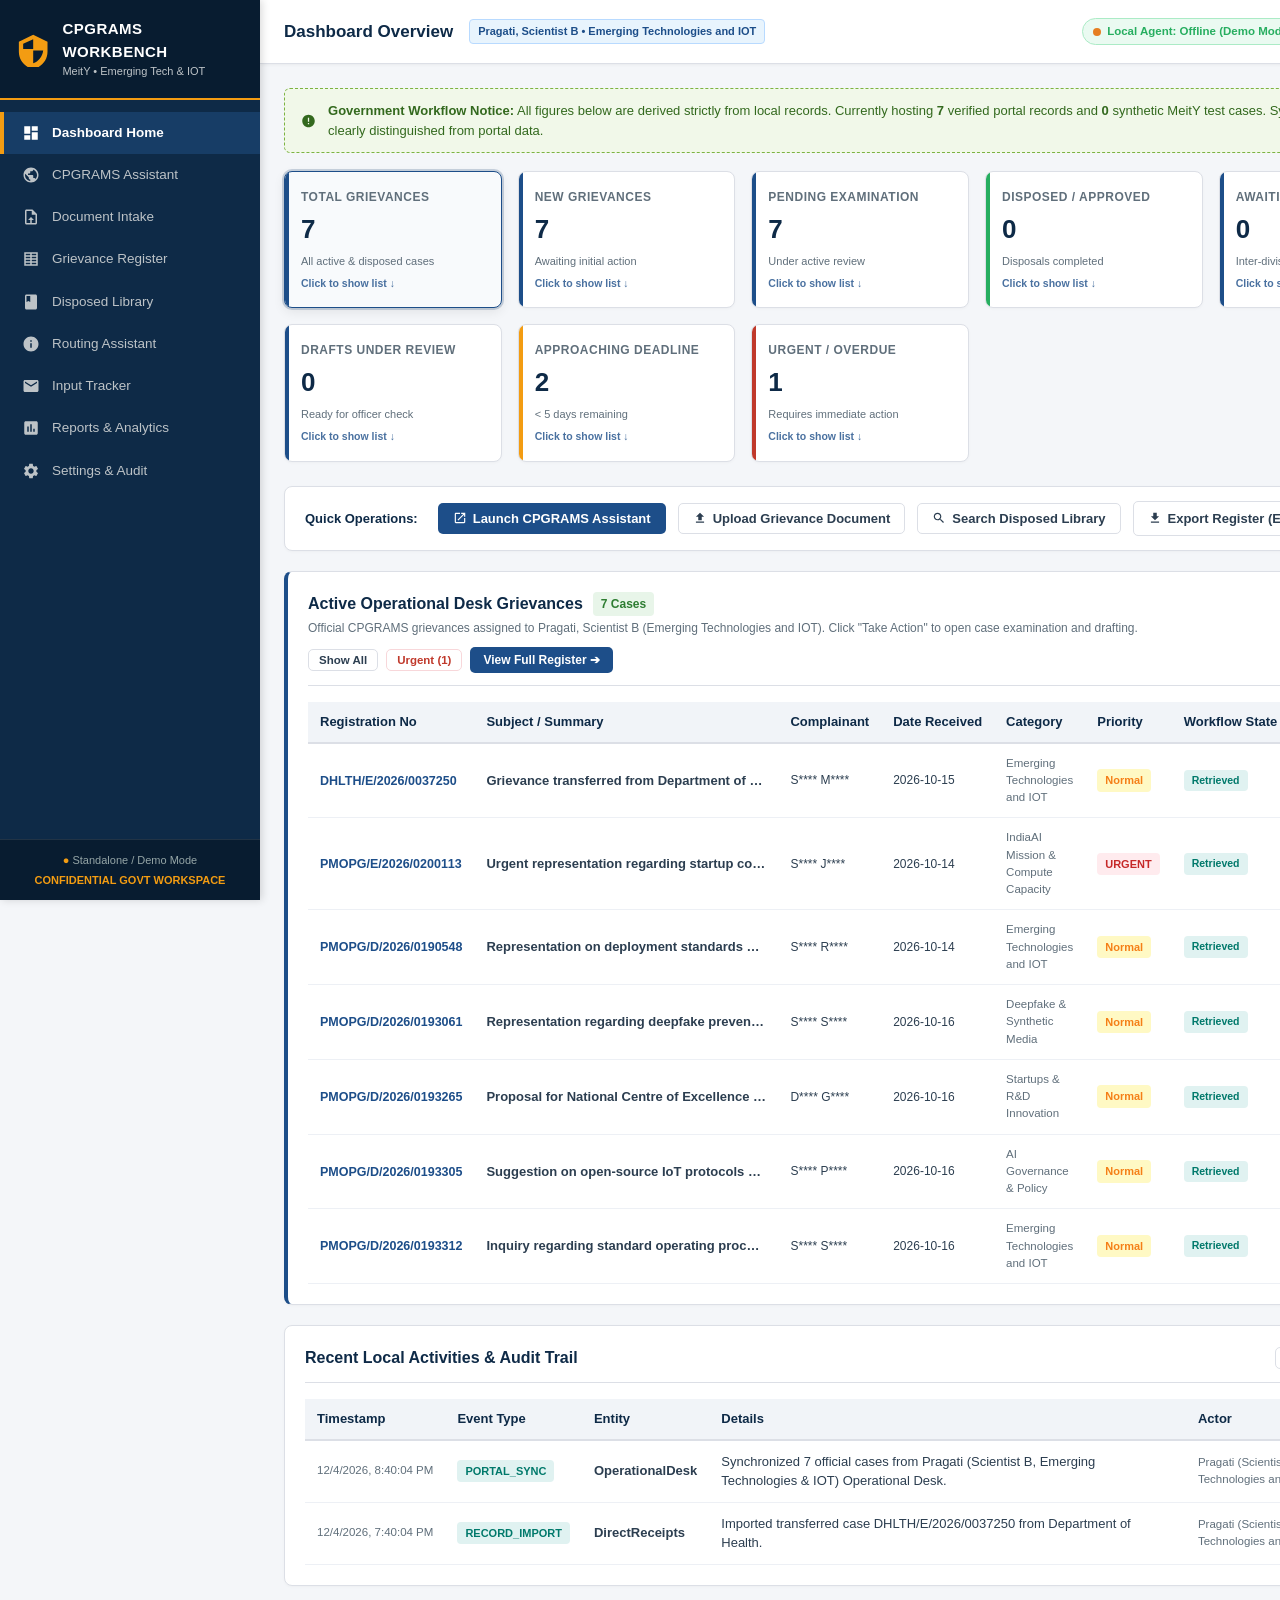
<file: index.html>
<!DOCTYPE html>
<html lang="en">
<head>
  <meta charset="UTF-8">
  <meta name="viewport" content="width=device-width, initial-scale=1.0">
  <title>CPGRAMS Personal Workbench — AI & Emerging Technologies Division, MeitY</title>
  <link rel="stylesheet" href="css/style.css">
</head>
<body>
  <div class="app-container">
    <!-- Left Navigation Sidebar -->
    <aside class="sidebar">
      <div class="sidebar-header">
        <svg class="emblem" viewBox="0 0 24 24" width="36" height="36" fill="#f39c12">
          <path d="M12 2L2 7v7c0 5.55 3.84 10.74 10 12 6.16-1.26 10-6.45 10-12V7L12 2zm0 10.99h7c-.53 4.12-3.28 7.79-7 8.94V12H5V8.3l7-3.11v7.8z"/>
        </svg>
        <div class="sidebar-header-text">
          <h1>CPGRAMS WORKBENCH</h1>
          <p>MeitY • Emerging Tech & IOT</p>
        </div>
      </div>

      <ul class="sidebar-nav">
        <li class="nav-item active" data-view="dashboard">
          <svg viewBox="0 0 24 24"><path d="M3 13h8V3H3v10zm0 8h8v-6H3v6zm10 0h8V11h-8v10zm0-18v6h8V3h-8z"/></svg>
          <span>Dashboard Home</span>
        </li>
        <li class="nav-item" data-view="portal">
          <svg viewBox="0 0 24 24"><path d="M12 2C6.48 2 2 6.48 2 12s4.48 10 10 10 10-4.48 10-10S17.52 2 12 2zm-1 17.93c-3.95-.49-7-3.85-7-7.93 0-.62.08-1.21.21-1.79L9 15v1c0 1.1.9 2 2 2v1.93zm6.9-2.54c-.26-.81-1-1.39-1.9-1.39h-1v-3c0-.55-.45-1-1-1H8v-2h2c.55 0 1-.45 1-1V7h2c1.1 0 2-.9 2-2v-.41c2.93 1.19 5 4.06 5 7.41 0 2.08-.8 3.97-2.1 5.39z"/></svg>
          <span>CPGRAMS Assistant</span>
        </li>
        <li class="nav-item" data-view="intake">
          <svg viewBox="0 0 24 24"><path d="M14 2H6c-1.1 0-1.99.9-1.99 2L4 20c0 1.1.89 2 1.99 2H18c1.1 0 2-.9 2-2V8l-6-6zm4 18H6V4h7v5h5v11zm-6-8l-4 4h3v4h2v-4h3l-4-4z"/></svg>
          <span>Document Intake</span>
        </li>
        <li class="nav-item" data-view="register">
          <svg viewBox="0 0 24 24"><path d="M3 3v18h18V3H3zm8 16H5v-2h6v2zm0-4H5v-2h6v2zm0-4H5V9h6v2zm0-4H5V5h6v2zm8 12h-6v-2h6v2zm0-4h-6v-2h6v2zm0-4h-6V9h6v2zm0-4h-6V5h6v2z"/></svg>
          <span>Grievance Register</span>
        </li>
        <li class="nav-item" data-view="precedents">
          <svg viewBox="0 0 24 24"><path d="M18 2H6c-1.1 0-2 .9-2 2v16c0 1.1.9 2 2 2h12c1.1 0 2-.9 2-2V4c0-1.1-.9-2-2-2zM6 4h5v8l-2.5-1.5L6 12V4z"/></svg>
          <span>Disposed Library</span>
        </li>
        <li class="nav-item" data-view="routing">
          <svg viewBox="0 0 24 24"><path d="M12 2C6.48 2 2 6.48 2 12s4.48 10 10 10 10-4.48 10-10S17.52 2 12 2zm1 15h-2v-6h2v6zm0-8h-2V7h2v2z"/></svg>
          <span>Routing Assistant</span>
        </li>
        <li class="nav-item" data-view="correspondence">
          <svg viewBox="0 0 24 24"><path d="M20 4H4c-1.1 0-1.99.9-1.99 2L2 18c0 1.1.9 2 2 2h16c1.1 0 2-.9 2-2V6c0-1.1-.9-2-2-2zm0 4l-8 5-8-5V6l8 5 8-5v2z"/></svg>
          <span>Input Tracker</span>
        </li>
        <li class="nav-item" data-view="reports">
          <svg viewBox="0 0 24 24"><path d="M19 3H5c-1.1 0-2 .9-2 2v14c0 1.1.9 2 2 2h14c1.1 0 2-.9 2-2V5c0-1.1-.9-2-2-2zM9 17H7v-7h2v7zm4 0h-2V7h2v10zm4 0h-2v-4h2v4z"/></svg>
          <span>Reports & Analytics</span>
        </li>
        <li class="nav-item" data-view="settings">
          <svg viewBox="0 0 24 24"><path d="M19.14 12.94c.04-.3.06-.61.06-.94 0-.32-.02-.64-.07-.94l2.03-1.58c.18-.14.23-.41.12-.61l-1.92-3.32c-.12-.22-.37-.29-.59-.22l-2.39.96c-.5-.38-1.03-.7-1.62-.94l-.36-2.54c-.04-.24-.24-.41-.48-.41h-3.84c-.24 0-.43.17-.47.41l-.36 2.54c-.59.24-1.13.57-1.62.94l-2.39-.96c-.22-.08-.47 0-.59.22L2.74 8.87c-.12.21-.08.47.12.61l2.03 1.58c-.05.3-.09.63-.09.94s.02.64.07.94l-2.03 1.58c-.18.14-.23.41-.12.61l1.92 3.32c.12.22.37.29.59.22l2.39-.96c.5.38 1.03.7 1.62.94l.36 2.54c.05.24.24.41.48.41h3.84c.24 0 .44-.17.47-.41l.36-2.54c.59-.24 1.13-.56 1.62-.94l2.39.96c.22.08.47 0 .59-.22l1.92-3.32c.12-.22.07-.47-.12-.61l-2.01-1.58zM12 15.6c-1.98 0-3.6-1.62-3.6-3.6s1.62-3.6 3.6-3.6 3.6 1.62 3.6 3.6-1.62 3.6-3.6 3.6z"/></svg>
          <span>Settings & Audit</span>
        </li>
      </ul>

      <div class="sidebar-footer">
        <div id="sidebar-status-text"><span style="color: #f39c12;">●</span> Standalone / Demo Mode</div>
        <div style="margin-top: 3px; font-weight: 600; color: #f39c12;">CONFIDENTIAL GOVT WORKSPACE</div>
      </div>
    </aside>

    <!-- Main Content Area -->
    <main class="main-wrapper">
      <!-- Top Application Bar -->
      <header class="top-header">
        <div class="top-header-left">
          <h2 id="current-view-title">Dashboard Overview</h2>
          <span class="badge-division">Pragati, Scientist B • Emerging Technologies and IOT</span>
        </div>
        <div class="top-header-right">
          <div id="bridge-status-pill" class="security-pill" style="cursor: pointer;" onclick="App.openBridgeModal()" title="Click to view Local Integration Agent pairing status">
            <span id="bridge-pill-dot" class="security-pill-dot"></span>
            <span id="bridge-pill-text">Local Agent: Checking...</span>
          </div>
          <button id="pii-toggle-btn" class="pii-toggle-btn" title="Toggle Privacy Masking for Applicant Names & Contacts">
            <svg viewBox="0 0 24 24" width="14" height="14" fill="currentColor"><path d="M12 4.5C7 4.5 2.73 7.61 1 12c1.73 4.39 6 7.5 11 7.5s9.27-3.11 11-7.5c-1.73-4.39-6-7.5-11-7.5zM12 17c-2.76 0-5-2.24-5-5s2.24-5 5-5 5 2.24 5 5-2.24 5-5 5zm0-8c-1.66 0-3 1.34-3 3s1.34 3 3 3 3-1.34 3-3-1.34-3-3-3z"/></svg>
            <span id="pii-toggle-text">Mask PII: ON</span>
          </button>
        </div>
      </header>

      <!-- Workspace Body -->
      <div class="workspace-content">

        <!-- ========================================== -->
        <!-- VIEW 1: DASHBOARD HOME (MODULE A) -->
        <!-- ========================================== -->
        <section id="view-dashboard" class="view-section active-view">
          <!-- Sample Data Distinction Banner -->
          <div class="alert-banner alert-sample">
            <svg viewBox="0 0 24 24" width="18" height="18" fill="currentColor"><path d="M12 2C6.48 2 2 6.48 2 12s4.48 10 10 10 10-4.48 10-10S17.52 2 12 2zm1 15h-2v-2h2v2zm0-4h-2V7h2v6z"/></svg>
            <div>
              <strong>Government Workflow Notice:</strong> All figures below are derived strictly from local records. 
              Currently hosting <span id="dash-real-count" style="font-weight:700;">0</span> verified portal records and <span id="dash-sample-count" style="font-weight:700;">4</span> synthetic MeitY test cases. 
              Synthetic test records are clearly distinguished from portal data.
            </div>
          </div>

          <!-- Stats Grid with Click-to-Filter Action -->
          <div class="stats-grid">
            <div class="stat-card active-filter" id="card-filter-all" onclick="App.filterDashboardList('all')" title="Click to show all active grievances">
              <div class="stat-label">Total Grievances</div>
              <div class="stat-value" id="stat-total">0</div>
              <div class="stat-subtitle">All active & disposed cases</div>
              <div class="click-hint">Click to show list ↓</div>
            </div>
            <div class="stat-card" id="card-filter-new" onclick="App.filterDashboardList('new')" title="Click to show new grievances">
              <div class="stat-label">New Grievances</div>
              <div class="stat-value" id="stat-new">0</div>
              <div class="stat-subtitle">Awaiting initial action</div>
              <div class="click-hint">Click to show list ↓</div>
            </div>
            <div class="stat-card" id="card-filter-pending" onclick="App.filterDashboardList('pending')" title="Click to show pending grievances">
              <div class="stat-label">Pending Examination</div>
              <div class="stat-value" id="stat-pending">0</div>
              <div class="stat-subtitle">Under active review</div>
              <div class="click-hint">Click to show list ↓</div>
            </div>
            <div class="stat-card disposed" id="card-filter-disposed" onclick="App.filterDashboardList('disposed')" title="Click to show disposed cases">
              <div class="stat-label">Disposed / Approved</div>
              <div class="stat-value" id="stat-disposed">0</div>
              <div class="stat-subtitle">Disposals completed</div>
              <div class="click-hint">Click to show list ↓</div>
            </div>
            <div class="stat-card" id="card-filter-inputs" onclick="App.filterDashboardList('inputs')" title="Click to show cases awaiting departmental inputs">
              <div class="stat-label">Awaiting Dept Inputs</div>
              <div class="stat-value" id="stat-inputs">0</div>
              <div class="stat-subtitle">Inter-divisional calls</div>
              <div class="click-hint">Click to show list ↓</div>
            </div>
            <div class="stat-card" id="card-filter-drafts" onclick="App.filterDashboardList('drafts')" title="Click to show drafts awaiting review">
              <div class="stat-label">Drafts Under Review</div>
              <div class="stat-value" id="stat-drafts">0</div>
              <div class="stat-subtitle">Ready for officer check</div>
              <div class="click-hint">Click to show list ↓</div>
            </div>
            <div class="stat-card approaching" id="card-filter-approaching" onclick="App.filterDashboardList('approaching')" title="Click to show cases with approaching deadlines">
              <div class="stat-label">Approaching Deadline</div>
              <div class="stat-value" id="stat-approaching">0</div>
              <div class="stat-subtitle">&lt; 5 days remaining</div>
              <div class="click-hint">Click to show list ↓</div>
            </div>
            <div class="stat-card urgent" id="card-filter-urgent" onclick="App.filterDashboardList('urgent')" title="Click to show urgent cases">
              <div class="stat-label">Urgent / Overdue</div>
              <div class="stat-value" id="stat-urgent">0</div>
              <div class="stat-subtitle">Requires immediate action</div>
              <div class="click-hint">Click to show list ↓</div>
            </div>
          </div>

          <!-- Quick Action Row -->
          <div class="card" style="padding: 14px 20px;">
            <div style="display: flex; gap: 12px; align-items: center; flex-wrap: wrap;">
              <span style="font-size: 13px; font-weight: 700; color: var(--meity-navy); margin-right: 8px;">Quick Operations:</span>
              <button class="btn btn-primary" onclick="App.switchView('portal')">
                <svg viewBox="0 0 24 24" width="14" height="14" fill="currentColor"><path d="M19 19H5V5h7V3H5c-1.11 0-2 .9-2 2v14c0 1.1.89 2 2 2h14c1.1 0 2-.9 2-2v-7h-2v7zM14 3v2h3.59l-9.83 9.83 1.41 1.41L19 6.41V10h2V3h-7z"/></svg>
                Launch CPGRAMS Assistant
              </button>
              <button class="btn btn-outline" onclick="App.switchView('intake')">
                <svg viewBox="0 0 24 24" width="14" height="14" fill="currentColor"><path d="M9 16h6v-6h4l-7-7-7 7h4zm-4 2h14v2H5z"/></svg>
                Upload Grievance Document
              </button>
              <button class="btn btn-outline" onclick="App.switchView('precedents')">
                <svg viewBox="0 0 24 24" width="14" height="14" fill="currentColor"><path d="M15.5 14h-.79l-.28-.27C15.41 12.59 16 11.11 16 9.5 16 5.91 13.09 3 9.5 3S3 5.91 3 9.5 5.91 16 9.5 16c1.61 0 3.09-.59 4.23-1.57l.27.28v.79l5 4.99L20.49 19l-4.99-5zm-6 0C7.01 14 5 11.99 5 9.5S7.01 5 9.5 5 14 7.01 14 9.5 11.99 14 9.5 14z"/></svg>
                Search Disposed Library
              </button>
              <a href="/api/reports/export/xlsx" class="btn btn-outline">
                <svg viewBox="0 0 24 24" width="14" height="14" fill="currentColor"><path d="M19 9h-4V3H9v6H5l7 7 7-7zM5 18v2h14v-2H5z"/></svg>
                Export Register (Excel)
              </a>
            </div>
          </div>

          <!-- Interactive Operational Desk Grievances Section -->
          <div id="dash-grievances-card" class="card" style="border-left: 4px solid var(--meity-blue);">
            <div class="card-header" style="flex-wrap: wrap; gap: 10px;">
              <div>
                <div class="card-title" id="dash-list-heading" style="display: flex; align-items: center; gap: 10px;">
                  <span>Active Operational Desk Grievances</span>
                  <span id="dash-list-badge" class="badge badge-approved" style="font-size: 12px;">7 Cases</span>
                </div>
                <div style="font-size: 12px; color: var(--text-muted); margin-top: 3px;">
                  Official CPGRAMS grievances assigned to Pragati, Scientist B (Emerging Technologies and IOT). Click "Take Action" to open case examination and drafting.
                </div>
              </div>
              <div style="display: flex; gap: 8px; align-items: center; flex-wrap: wrap;">
                <button class="btn btn-outline" style="font-size: 11.5px; padding: 4px 10px;" onclick="App.filterDashboardList('all')">Show All</button>
                <button class="btn btn-outline" style="font-size: 11.5px; padding: 4px 10px; color: var(--meity-red); border-color: #f8d7da;" onclick="App.filterDashboardList('urgent')">Urgent (1)</button>
                <button class="btn btn-primary" style="font-size: 12px; padding: 5px 12px;" onclick="App.switchView('register')">View Full Register ➔</button>
              </div>
            </div>

            <div class="table-responsive">
              <table class="data-table">
                <thead>
                  <tr>
                    <th>Registration No</th>
                    <th>Subject / Summary</th>
                    <th>Complainant</th>
                    <th>Date Received</th>
                    <th>Category</th>
                    <th>Priority</th>
                    <th>Workflow State</th>
                    <th>Action</th>
                  </tr>
                </thead>
                <tbody id="dash-grievances-tbody">
                  <tr><td colspan="8" style="text-align:center;">Loading operational grievances...</td></tr>
                </tbody>
              </table>
            </div>
          </div>

          <!-- Recent Audit Operations Feed -->
          <div class="card">
            <div class="card-header">
              <div class="card-title">Recent Local Activities & Audit Trail</div>
              <button class="btn btn-outline" style="font-size: 11.5px; padding: 4px 8px;" onclick="App.switchView('settings')">View All Security Logs</button>
            </div>
            <div class="table-responsive">
              <table class="data-table">
                <thead>
                  <tr>
                    <th>Timestamp</th>
                    <th>Event Type</th>
                    <th>Entity</th>
                    <th>Details</th>
                    <th>Actor</th>
                  </tr>
                </thead>
                <tbody id="dash-activity-tbody">
                  <tr><td colspan="5" style="text-align:center;">Loading recent activities...</td></tr>
                </tbody>
              </table>
            </div>
          </div>
        </section>

        <!-- ========================================== -->
        <!-- VIEW 2: CPGRAMS PORTAL ASSISTANT (MODULE B) -->
        <!-- ========================================== -->
        <section id="view-portal" class="view-section">
          <div class="alert-banner alert-info">
            <svg viewBox="0 0 24 24" width="18" height="18" fill="currentColor"><path d="M12 2C6.48 2 2 6.48 2 12s4.48 10 10 10 10-4.48 10-10S17.52 2 12 2zm1 15h-2v-6h2v6zm0-8h-2V7h2v2z"/></svg>
            <div>
              <strong>Officer-in-the-Loop Browser Integration:</strong> 
              The assistant launches your installed system Chrome/Edge browser directly to the official CPGRAMS login page.
              <strong>You authenticate yourself</strong> with your official credentials, CAPTCHA, or Parichay.
              The application never stores or asks for your password, and never performs automated disposals or transfers on the portal.
            </div>
          </div>

          <div class="card">
            <div class="card-header">
              <div class="card-title">Browser Session Status</div>
              <span id="portal-session-badge" class="badge badge-sample">CHECKING STATUS</span>
            </div>
            <div style="display: flex; gap: 20px; align-items: center; flex-wrap: wrap;">
              <button id="btn-launch-browser" class="btn btn-primary" onclick="PortalManager.launch()">
                <svg viewBox="0 0 24 24" width="14" height="14" fill="currentColor"><path d="M19 19H5V5h7V3H5c-1.11 0-2 .9-2 2v14c0 1.1.89 2 2 2h14c1.1 0 2-.9 2-2v-7h-2v7zM14 3v2h3.59l-9.83 9.83 1.41 1.41L19 6.41V10h2V3h-7z"/></svg>
                Launch Controlled Browser
              </button>
              <button id="btn-check-status" class="btn btn-outline" onclick="PortalManager.checkStatus()">
                Refresh Connection Status
              </button>
              <button id="btn-close-browser" class="btn btn-danger" onclick="PortalManager.closeSession()">
                Close Browser Session
              </button>
            </div>
            <div id="portal-status-details" style="margin-top: 14px; font-size: 13px; color: var(--text-muted); background: #f8fafc; padding: 12px; border-radius: 6px;">
              Session not launched yet. Click "Launch Controlled Browser" to begin.
            </div>
          </div>

          <!-- Navigation Helpers -->
          <div class="card">
            <div class="card-header">
              <div class="card-title">Authorized Portal Navigation</div>
            </div>
            <p style="font-size: 13px; color: var(--text-muted); margin-bottom: 14px;">
              Quickly direct the active browser session to your authorized operational areas once authenticated:
            </p>
            <div style="display: flex; gap: 10px; flex-wrap: wrap;">
              <button class="btn btn-outline" onclick="PortalManager.navigate('operational_desk')">
                Go to Operational Desk
              </button>
              <button class="btn btn-outline" onclick="PortalManager.navigate('search')">
                Go to Search Cases
              </button>
              <button class="btn btn-outline" onclick="PortalManager.navigate('search_list')">
                Go to Search Results List
              </button>
              <button class="btn btn-outline" onclick="PortalManager.navigate('login')">
                Return to Login Page
              </button>
            </div>
          </div>

          <!-- Screen Inspection & Retrieval -->
          <div class="card">
            <div class="card-header">
              <div class="card-title">Authorized Visible Record Retrieval</div>
              <button class="btn btn-success" onclick="PortalManager.inspectScreen()">
                <svg viewBox="0 0 24 24" width="14" height="14" fill="currentColor"><path d="M12 4.5C7 4.5 2.73 7.61 1 12c1.73 4.39 6 7.5 11 7.5s9.27-3.11 11-7.5c-1.73-4.39-6-7.5-11-7.5zM12 17c-2.76 0-5-2.24-5-5s2.24-5 5-5 5 2.24 5 5-2.24 5-5 5zm0-8c-1.66 0-3 1.34-3 3s1.34 3 3 3 3-1.34 3-3-1.34-3-3-3z"/></svg>
                Inspect Current Screen Records
              </button>
            </div>
            <p style="font-size: 13px; color: var(--text-muted); margin-bottom: 12px;">
              Extracts visible table records from your currently open Operational Desk or Search screen. 
              Checks for duplicates against your local database before allowing selective import.
            </p>

            <div id="portal-records-preview" style="display: none;">
              <div style="display: flex; justify-content: space-between; align-items: center; margin-bottom: 10px;">
                <span id="portal-records-summary" style="font-size: 13px; font-weight: 600;"></span>
                <button class="btn btn-primary" onclick="PortalManager.importSelected()">
                  Import Selected to Workbench
                </button>
              </div>
              <div class="table-responsive">
                <table class="data-table">
                  <thead>
                    <tr>
                      <th style="width: 30px;"><input type="checkbox" id="check-all-portal" onchange="PortalManager.toggleSelectAll(this)"></th>
                      <th>Registration No</th>
                      <th>Subject</th>
                      <th>Complainant</th>
                      <th>Date</th>
                      <th>Status</th>
                      <th>Duplicate Check</th>
                    </tr>
                  </thead>
                  <tbody id="portal-records-tbody"></tbody>
                </table>
              </div>
            </div>
          </div>

          <!-- Fallback Manual Import -->
          <div class="card">
            <div class="card-header">
              <div class="card-title">Manual Export File Import (Zero Browser Fallback)</div>
            </div>
            <p style="font-size: 13px; color: var(--text-muted); margin-bottom: 12px;">
              If direct browser retrieval is not desired or restricted by network policy, you can download official Excel/CSV reports directly from CPGRAMS and import them here:
            </p>
            <button class="btn btn-outline" onclick="App.switchView('intake')">
              Open Document & Excel Intake Module
            </button>
          </div>
        </section>

        <!-- ========================================== -->
        <!-- VIEW 3: INTAKE & PROCESSING (MODULE C) -->
        <!-- ========================================== -->
        <section id="view-intake" class="view-section">
          <div class="card">
            <div class="card-header">
              <div class="card-title">New Grievance Intake</div>
            </div>
            
            <!-- Intake Mode Tabs -->
            <div style="display: flex; gap: 10px; margin-bottom: 20px;">
              <button id="tab-btn-file" class="btn btn-primary" onclick="IntakeManager.setMode('file')">Upload Document (PDF, DOCX, TXT, Excel)</button>
              <button id="tab-btn-text" class="btn btn-outline" onclick="IntakeManager.setMode('text')">Paste Grievance Text</button>
            </div>

            <!-- Mode 1: File Upload -->
            <div id="intake-file-container">
              <div style="border: 2px dashed var(--border-color); padding: 40px; text-align: center; border-radius: 8px; background: #fafbfc; cursor: pointer;" onclick="document.getElementById('intake-file-input').click()">
                <svg viewBox="0 0 24 24" width="48" height="48" fill="#90a4ae"><path d="M19.35 10.04C18.67 6.59 15.64 4 12 4 9.11 4 6.6 5.64 5.35 8.04 2.34 8.36 0 10.91 0 14c0 3.31 2.69 6 6 6h13c2.76 0 5-2.24 5-5 0-2.64-2.05-4.78-4.65-4.96zM14 13v4h-4v-4H7l5-5 5 5h-3z"/></svg>
                <h4 style="margin: 12px 0 4px; font-size: 15px; color: var(--meity-navy);">Click to select or drag and drop grievance files</h4>
                <p style="font-size: 12.5px; color: var(--text-muted);">Supports PDF (with OCR scan detection), DOCX, TXT, CSV, and Excel (.xlsx) up to 25MB</p>
                <input type="file" id="intake-file-input" style="display: none;" onchange="IntakeManager.handleFileSelect(this)">
              </div>
            </div>

            <!-- Mode 2: Pasted Text -->
            <div id="intake-text-container" style="display: none;">
              <div class="form-group">
                <label class="form-label">Paste Raw Grievance Text / Application Notice:</label>
                <textarea id="intake-pasted-text" class="form-control" style="min-height: 200px;" placeholder="Paste grievance communication text including registration number, complainant details, and requested relief..."></textarea>
              </div>
              <button class="btn btn-primary" onclick="IntakeManager.parsePastedText()">Extract Entities & Verify</button>
            </div>
          </div>

          <!-- Extraction Verification Card (shown after parse) -->
          <div id="intake-preview-card" class="card" style="display: none;">
            <div class="card-header">
              <div class="card-title">Extracted Grievance Data — Officer Verification</div>
              <span id="intake-dup-badge" class="badge badge-sample"></span>
            </div>
            <p style="font-size: 12.5px; color: var(--text-muted); margin-bottom: 16px;">
              Review and correct extracted fields before committing to database. Treated as untrusted input.
            </p>

            <div style="display: grid; grid-template-columns: 1fr 1fr; gap: 14px;">
              <div class="form-group">
                <label class="form-label">Registration Number</label>
                <input type="text" id="intake-field-reg" class="form-control">
              </div>
              <div class="form-group">
                <label class="form-label">Date Received</label>
                <input type="date" id="intake-field-date" class="form-control">
              </div>
              <div class="form-group">
                <label class="form-label">Applicant Name</label>
                <input type="text" id="intake-field-name" class="form-control">
              </div>
              <div class="form-group">
                <label class="form-label">Applicant Contact (Email / Phone)</label>
                <input type="text" id="intake-field-contact" class="form-control">
              </div>
              <div class="form-group" style="grid-column: span 2;">
                <label class="form-label">Subject</label>
                <input type="text" id="intake-field-subject" class="form-control">
              </div>
              <div class="form-group">
                <label class="form-label">Category</label>
                <select id="intake-field-category" class="form-control">
                  <option value="AI & Emerging Technologies">AI & Emerging Technologies</option>
                  <option value="IndiaAI Mission & Compute Capacity">IndiaAI Mission & Compute Capacity</option>
                  <option value="Deepfake & Synthetic Media">Deepfake & Synthetic Media</option>
                  <option value="Data Protection & Privacy">Data Protection & Privacy</option>
                  <option value="AI Safety & Ethics">AI Safety & Ethics</option>
                  <option value="Startups & R&D Innovation">Startups & R&D Innovation</option>
                  <option value="General Public">General Public</option>
                </select>
              </div>
              <div class="form-group">
                <label class="form-label">Priority</label>
                <select id="intake-field-priority" class="form-control">
                  <option value="Normal">Normal (21 Days)</option>
                  <option value="High">High</option>
                  <option value="Urgent">Urgent (&lt; 7 Days)</option>
                </select>
              </div>
              <div class="form-group" style="grid-column: span 2;">
                <label class="form-label">Requested Relief</label>
                <textarea id="intake-field-relief" class="form-control" style="min-height: 70px;"></textarea>
              </div>
              <div class="form-group" style="grid-column: span 2;">
                <label class="form-label">Full Grievance Text</label>
                <textarea id="intake-field-text" class="form-control" style="min-height: 140px;"></textarea>
              </div>
            </div>

            <div style="display: flex; justify-content: flex-end; gap: 10px; margin-top: 14px;">
              <button class="btn btn-outline" onclick="IntakeManager.cancelPreview()">Cancel</button>
              <button class="btn btn-success" onclick="IntakeManager.confirmIntake()">Confirm & Save to Register</button>
            </div>
          </div>
        </section>

        <!-- ========================================== -->
        <!-- VIEW 4: GRIEVANCE REGISTER (MODULE D) -->
        <!-- ========================================== -->
        <section id="view-register" class="view-section">
          <div class="card">
            <!-- Filter Bar -->
            <div style="display: flex; gap: 12px; margin-bottom: 16px; flex-wrap: wrap; align-items: center;">
              <input type="text" id="reg-search-input" class="form-control" style="width: 260px;" placeholder="Search Reg No, Subject, Citizen..." oninput="RegisterManager.handleSearch()">
              
              <select id="reg-filter-status" class="form-control" style="width: 170px;" onchange="RegisterManager.loadRegister()">
                <option value="All">All Statuses</option>
                <option value="New">New</option>
                <option value="Under Examination">Under Examination</option>
                <option value="Awaiting Inputs">Awaiting Inputs</option>
                <option value="Draft Prepared">Draft Prepared</option>
                <option value="Approved for Disposal">Approved for Disposal</option>
                <option value="Disposed">Disposed</option>
              </select>

              <select id="reg-filter-category" class="form-control" style="width: 200px;" onchange="RegisterManager.loadRegister()">
                <option value="All">All Categories</option>
                <option value="IndiaAI Mission & Compute Capacity">IndiaAI Mission</option>
                <option value="Deepfake & Synthetic Media">Deepfake & Synthetic</option>
                <option value="Data Protection & Privacy">Data Protection</option>
                <option value="AI Safety & Ethics">AI Safety</option>
                <option value="Startups & R&D Innovation">Startups & R&D</option>
                <option value="AI Governance & Policy">AI Governance</option>
              </select>

              <select id="reg-filter-priority" class="form-control" style="width: 140px;" onchange="RegisterManager.loadRegister()">
                <option value="All">All Priorities</option>
                <option value="Urgent">Urgent</option>
                <option value="High">High</option>
                <option value="Normal">Normal</option>
              </select>

              <select id="reg-filter-sample" class="form-control" style="width: 150px;" onchange="RegisterManager.loadRegister()">
                <option value="All">All Data</option>
                <option value="false">Portal Records Only</option>
                <option value="true">Sample Records</option>
              </select>
            </div>

            <!-- Register Table -->
            <div class="table-responsive">
              <table class="data-table">
                <thead>
                  <tr>
                    <th>Registration No</th>
                    <th>Subject</th>
                    <th>Received</th>
                    <th>Applicant</th>
                    <th>Category</th>
                    <th>Portal Status</th>
                    <th>Workflow State</th>
                    <th>Deadline Norm</th>
                    <th>Actions</th>
                  </tr>
                </thead>
                <tbody id="register-tbody">
                  <tr><td colspan="9" style="text-align: center;">Loading cases...</td></tr>
                </tbody>
              </table>
            </div>

            <!-- Pagination -->
            <div style="display: flex; justify-content: space-between; align-items: center; margin-top: 14px;">
              <span id="register-count-label" style="font-size: 12.5px; color: var(--text-muted);"></span>
              <div style="display: flex; gap: 6px;">
                <button id="reg-prev-btn" class="btn btn-outline" style="padding: 4px 10px;" onclick="RegisterManager.prevPage()">Previous</button>
                <button id="reg-next-btn" class="btn btn-outline" style="padding: 4px 10px;" onclick="RegisterManager.nextPage()">Next</button>
              </div>
            </div>
          </div>
        </section>

        <!-- ========================================== -->
        <!-- VIEW 5: CASE DETAIL WORKSPACE (MODULES D, F, G, H, I) -->
        <!-- ========================================== -->
        <section id="view-detail" class="view-section">
          <!-- Case Header Banner -->
          <div class="card" style="padding: 16px 20px; margin-bottom: 16px;">
            <div style="display: flex; justify-content: space-between; align-items: center; flex-wrap: wrap; gap: 10px;">
              <div>
                <button class="btn btn-outline" style="padding: 3px 8px; font-size: 11px; margin-bottom: 6px;" onclick="App.switchView('register')">
                  ← Back to Register
                </button>
                <h3 id="case-header-title" style="font-size: 18px; color: var(--meity-navy); font-weight: 700;"></h3>
                <div style="display: flex; gap: 10px; align-items: center; margin-top: 4px; font-size: 12.5px; color: var(--text-muted);">
                  <span>Reg: <strong id="case-header-reg" style="color: var(--meity-blue);"></strong></span>
                  <span>•</span>
                  <span>Received: <strong id="case-header-date"></strong></span>
                  <span>•</span>
                  <span>Applicant: <strong id="case-header-applicant"></strong></span>
                  <span id="case-header-sample-badge"></span>
                </div>
              </div>
              <div style="display: flex; gap: 10px; align-items: center;">
                <span id="case-header-workflow-badge"></span>
                <span id="case-header-status-badge"></span>
                <span id="case-header-deadline-badge"></span>
              </div>
            </div>
          </div>

          <!-- Case Workspace Tabs -->
          <div style="display: flex; gap: 6px; border-bottom: 2px solid var(--border-color); margin-bottom: 16px; overflow-x: auto;">
            <button class="btn btn-outline case-tab active" data-tab="tab-case-narrative" onclick="CaseWorkspace.switchTab('tab-case-narrative')">
              1. Case Narrative & Details
            </button>
            <button class="btn btn-outline case-tab" data-tab="tab-case-analysis" onclick="CaseWorkspace.switchTab('tab-case-analysis')">
              2. AI Analysis & Policy Rationale
            </button>
            <button class="btn btn-outline case-tab" data-tab="tab-case-precedents" onclick="CaseWorkspace.switchTab('tab-case-precedents')">
              3. Precedent Library Matches
            </button>
            <button class="btn btn-outline case-tab" data-tab="tab-case-drafting" onclick="CaseWorkspace.switchTab('tab-case-drafting')">
              4. Official Reply Drafting Studio
            </button>
            <button class="btn btn-outline case-tab" data-tab="tab-case-correspondence" onclick="CaseWorkspace.switchTab('tab-case-correspondence')">
              5. Departmental Inputs Tracker
            </button>
            <button class="btn btn-outline case-tab" data-tab="tab-case-history" onclick="CaseWorkspace.switchTab('tab-case-history')">
              6. Audit & Action History
            </button>
            <button class="btn btn-outline case-tab" data-tab="tab-case-disposal" onclick="CaseWorkspace.switchTab('tab-case-disposal')">
              7. Official Portal Disposal & Verification
            </button>
          </div>

          <!-- TAB 1: Case Narrative -->
          <div id="tab-case-narrative" class="case-tab-content">
            <div class="card">
              <div class="card-header">
                <div class="card-title">Grievance Narrative & Particulars</div>
                <button class="btn btn-outline" style="font-size: 12px; padding: 4px 8px;" onclick="CaseWorkspace.openEditModal()">Edit Case Details</button>
              </div>
              <div style="margin-bottom: 16px;">
                <h5 style="font-size: 13px; font-weight: 700; color: var(--meity-navy); margin-bottom: 4px;">Subject:</h5>
                <p id="detail-subject" style="font-size: 14px; background: #f8fafc; padding: 8px 12px; border-radius: 4px; border: 1px solid #edf0f5;"></p>
              </div>
              <div style="margin-bottom: 16px;">
                <h5 style="font-size: 13px; font-weight: 700; color: var(--meity-navy); margin-bottom: 4px;">Requested Relief:</h5>
                <p id="detail-relief" style="font-size: 13.5px; background: #fffde7; padding: 8px 12px; border-radius: 4px; border: 1px solid #fff9c4; color: #7f6000;"></p>
              </div>
              <div>
                <h5 style="font-size: 13px; font-weight: 700; color: var(--meity-navy); margin-bottom: 4px;">Full Communication Text:</h5>
                <div id="detail-text" style="font-size: 13.5px; line-height: 1.6; background: #ffffff; padding: 14px; border-radius: 4px; border: 1px solid var(--border-color); white-space: pre-wrap;"></div>
              </div>
            </div>
          </div>

          <!-- TAB 2: AI Analysis (Module F) -->
          <div id="tab-case-analysis" class="case-tab-content" style="display: none;">
            <div class="card">
              <div class="card-header">
                <div class="card-title">12-Point Structured Grievance Analysis</div>
                <div style="display: flex; gap: 8px;">
                  <button class="btn btn-outline" style="font-size: 12px; padding: 4px 8px;" onclick="CaseWorkspace.openAnalysisEditModal()">Manual Correction</button>
                  <button class="btn btn-primary" style="font-size: 12px; padding: 4px 8px;" onclick="CaseWorkspace.refreshAnalysis()">Re-analyze</button>
                </div>
              </div>

              <!-- Senior Review Warning if flagged -->
              <div id="analysis-senior-review-box" class="alert-banner alert-warning" style="display: none;">
                <svg viewBox="0 0 24 24" width="18" height="18" fill="currentColor"><path d="M1 21h22L12 2 1 21zm12-3h-2v-2h2v2zm0-4h-2v-4h2v4z"/></svg>
                <div>
                  <strong>SENIOR OFFICER REVIEW REQUIRED:</strong>
                  <div id="analysis-senior-review-reasons"></div>
                </div>
              </div>

              <div style="display: grid; grid-template-columns: 1fr 1fr; gap: 16px;">
                <div style="grid-column: span 2;">
                  <h5 style="font-size: 12.5px; font-weight: 700; color: var(--meity-navy); text-transform: uppercase;">1. Concise Summary</h5>
                  <p id="an-summary" style="font-size: 13.5px; margin-top: 3px;"></p>
                </div>
                <div>
                  <h5 style="font-size: 12.5px; font-weight: 700; color: var(--meity-navy); text-transform: uppercase;">2. Main Allegations</h5>
                  <div id="an-allegations" style="font-size: 13px; margin-top: 3px; white-space: pre-line;"></div>
                </div>
                <div>
                  <h5 style="font-size: 12.5px; font-weight: 700; color: var(--meity-navy); text-transform: uppercase;">3. Exact Relief Requested</h5>
                  <p id="an-relief" style="font-size: 13px; margin-top: 3px; color: var(--meity-blue); font-weight: 600;"></p>
                </div>
                <div>
                  <h5 style="font-size: 12.5px; font-weight: 700; color: var(--meity-navy); text-transform: uppercase;">4. Facts, Dates & Reference IDs</h5>
                  <p id="an-facts" style="font-size: 13px; margin-top: 3px;"></p>
                </div>
                <div>
                  <h5 style="font-size: 12.5px; font-weight: 700; color: var(--meity-navy); text-transform: uppercase;">5. Policy & Statutory Issues</h5>
                  <div id="an-policy" style="font-size: 13px; margin-top: 3px; white-space: pre-line;"></div>
                </div>
                <div>
                  <h5 style="font-size: 12.5px; font-weight: 700; color: var(--meity-navy); text-transform: uppercase;">6. Submission Type & Classification</h5>
                  <p id="an-subtype" style="font-size: 13.5px; margin-top: 3px; font-weight: 700; color: #155724;"></p>
                </div>
                <div>
                  <h5 style="font-size: 12.5px; font-weight: 700; color: var(--meity-navy); text-transform: uppercase;">7. Departmental Routing Recommendation</h5>
                  <p id="an-routing" style="font-size: 13.5px; margin-top: 3px; font-weight: 600; color: var(--meity-blue);"></p>
                </div>
                <div>
                  <h5 style="font-size: 12.5px; font-weight: 700; color: var(--meity-navy); text-transform: uppercase;">8. Recommended Next Action</h5>
                  <p id="an-action" style="font-size: 13.5px; margin-top: 3px; font-weight: 700;"></p>
                </div>
                <div>
                  <h5 style="font-size: 12.5px; font-weight: 700; color: var(--meity-navy); text-transform: uppercase;">9. Analysis Confidence</h5>
                  <p id="an-confidence" style="font-size: 13px; margin-top: 3px;"></p>
                </div>
                <div style="grid-column: span 2;">
                  <h5 style="font-size: 12.5px; font-weight: 700; color: var(--meity-navy); text-transform: uppercase;">10. Missing Information & Verification Checks</h5>
                  <div id="an-missing" style="font-size: 13px; margin-top: 3px; color: #856404; white-space: pre-line;"></div>
                </div>
              </div>
            </div>
          </div>

          <!-- TAB 3: Precedents (Module E & I) -->
          <div id="tab-case-precedents" class="case-tab-content" style="display: none;">
            <div class="card">
              <div class="card-header">
                <div class="card-title">Matching Disposed Grievances (Semantic Vector Search)</div>
                <button class="btn btn-outline" style="font-size: 12px; padding: 4px 8px;" onclick="CaseWorkspace.runSemanticPrecedentSearch()">Refresh Matching</button>
              </div>
              <p style="font-size: 13px; color: var(--text-muted); margin-bottom: 14px;">
                Matches against previously disposed CPGRAMS cases using local TF-IDF cosine similarity.
                Select relevant precedents to synthesize into your official draft reply.
              </p>
              <div id="case-precedents-list"></div>
            </div>
          </div>

          <!-- TAB 4: Drafting Studio (Module H) -->
          <div id="tab-case-drafting" class="case-tab-content" style="display: none;">
            <div class="card">
              <div class="card-header">
                <div class="card-title">Official Reply Drafting Studio</div>
                <div style="display: flex; gap: 8px;">
                  <button class="btn btn-outline" style="font-size: 12px; padding: 4px 8px;" onclick="DraftingManager.showDiffModal()">
                    Side-by-Side Diff
                  </button>
                  <button class="btn btn-success" style="font-size: 12px; padding: 4px 8px;" onclick="DraftingManager.approveCurrentDraft()">
                    Approve for Disposal
                  </button>
                  <button class="btn btn-primary" style="font-size: 12px; padding: 4px 8px;" onclick="DraftingManager.exportCurrentDraft('docx')">
                    Export DOCX
                  </button>
                  <button class="btn btn-outline" style="font-size: 12px; padding: 4px 8px;" onclick="DraftingManager.exportCurrentDraft('txt')">
                    Export TXT
                  </button>
                </div>
              </div>

              <!-- Draft Generator Controls -->
              <div style="background: #f8fafc; padding: 14px; border-radius: 6px; border: 1px solid var(--border-color); margin-bottom: 16px;">
                <div style="display: flex; gap: 12px; align-items: center; flex-wrap: wrap;">
                  <span style="font-size: 13px; font-weight: 700; color: var(--meity-navy);">Draft Framework:</span>
                  <select id="draft-type-select" class="form-control" style="width: 250px;">
                    <option value="standard_disposal">Standard CPGRAMS Disposal Reply</option>
                    <option value="policy_explanation">Policy Explanation (IndiaAI / Tech)</option>
                    <option value="out_of_scope">Outside Operational Mandate Advisory</option>
                    <option value="transfer_referral">Transfer under Rule 6 Intimation</option>
                    <option value="call_for_inputs">Inter-Divisional Call for Inputs (U.O. Note)</option>
                  </select>
                  <button class="btn btn-primary" onclick="DraftingManager.generateNewDraft()">Generate Synthesized Draft</button>
                </div>
              </div>

              <!-- Compliance Notice Panel -->
              <div id="draft-compliance-box" style="margin-bottom: 14px; font-size: 12.5px; padding: 10px 14px; border-radius: 5px; background: #e8f4fd; border: 1px solid #b8daff; color: #0c5460;">
                Draft meets official formatting standards.
              </div>

              <!-- Editor -->
              <div class="form-group">
                <div style="display: flex; justify-content: space-between; align-items: center; margin-bottom: 6px;">
                  <label class="form-label" style="margin-bottom: 0;">Official Reply Body (Editable Paragraphs):</label>
                  <span id="draft-version-label" style="font-size: 12px; color: var(--text-muted);">Version 1</span>
                </div>
                <textarea id="draft-editor-text" class="form-control" style="min-height: 280px; font-size: 14px; line-height: 1.6;" oninput="DraftingManager.handleDraftEdit()"></textarea>
              </div>

              <div style="display: flex; justify-content: space-between; align-items: center;">
                <span style="font-size: 11.5px; color: var(--text-muted);">Note: Fill all [VERIFY: ...] bracketed details before approving. Drafts do not automatically dispose cases on CPGRAMS portal.</span>
                <button class="btn btn-primary" onclick="DraftingManager.saveDraftRevisions()">Save Draft Revision</button>
              </div>
            </div>
          </div>

          <!-- TAB 5: Correspondence (Module J) -->
          <div id="tab-case-correspondence" class="case-tab-content" style="display: none;">
            <div class="card">
              <div class="card-header">
                <div class="card-title">Inter-Divisional Calls for Input</div>
                <button class="btn btn-primary" style="font-size: 12px; padding: 4px 8px;" onclick="CaseWorkspace.openNewCorrespondenceModal()">Log New Input Request</button>
              </div>
              <div class="table-responsive">
                <table class="data-table">
                  <thead>
                    <tr>
                      <th>Ref Number</th>
                      <th>Recipient Office</th>
                      <th>Date Sent</th>
                      <th>Subject</th>
                      <th>Due Date</th>
                      <th>Status</th>
                      <th>Actions</th>
                    </tr>
                  </thead>
                  <tbody id="case-corr-tbody">
                    <tr><td colspan="7" style="text-align: center;">No departmental inputs logged for this case.</td></tr>
                  </tbody>
                </table>
              </div>
            </div>
          </div>

          <!-- TAB 6: Action History -->
          <div id="tab-case-history" class="case-tab-content" style="display: none;">
            <div class="card">
              <div class="card-header">
                <div class="card-title">Case Operations & Audit History</div>
              </div>
              <div class="table-responsive">
                <table class="data-table">
                  <thead>
                    <tr>
                      <th>Timestamp</th>
                      <th>Event</th>
                      <th>Details</th>
                      <th>Actor</th>
                    </tr>
                  </thead>
                  <tbody id="case-audit-tbody"></tbody>
                </table>
              </div>
            </div>
          </div>

          <!-- TAB 7: Official Portal Disposal & Verification (9-State Workflow) -->
          <div id="tab-case-disposal" class="case-tab-content" style="display: none;">
            <!-- 9-Stage Operational Workflow Visual Pipeline -->
            <div class="card" style="margin-bottom: 16px;">
              <div class="card-header">
                <div class="card-title">CPGRAMS 9-Stage Operational Workflow Pipeline</div>
                <span id="disposal-state-badge" class="badge badge-exam">Workflow State: Retrieved</span>
              </div>
              <div class="workflow-stepper">
                <div class="step-item" id="step-retrieved"><span class="step-circle">1</span><span>Retrieved</span></div>
                <div class="step-arrow">→</div>
                <div class="step-item" id="step-analyzed"><span class="step-circle">2</span><span>Analyzed</span></div>
                <div class="step-arrow">→</div>
                <div class="step-item" id="step-drafted"><span class="step-circle">3</span><span>Draft Prepared</span></div>
                <div class="step-arrow">→</div>
                <div class="step-item" id="step-reviewing"><span class="step-circle">4</span><span>Under Review</span></div>
                <div class="step-arrow">→</div>
                <div class="step-item" id="step-approved"><span class="step-circle">5</span><span>Approved</span></div>
                <div class="step-arrow">→</div>
                <div class="step-item" id="step-submitting"><span class="step-circle">6</span><span>Submitting</span></div>
                <div class="step-arrow">→</div>
                <div class="step-item" id="step-confirmed"><span class="step-circle">7</span><span>Official Confirmed</span></div>
              </div>
            </div>

            <!-- Pre-submission Verification Checklist & Staging Actions -->
            <div style="display: grid; grid-template-columns: 1fr 1fr; gap: 16px;">
              <!-- Left: Checklist -->
              <div class="card">
                <div class="card-header">
                  <div class="card-title">Pre-Disposal Compliance Checklist</div>
                  <button class="btn btn-outline" style="font-size: 11px; padding: 3px 6px;" onclick="DisposalManager.refreshChecklist()">Refresh Checks</button>
                </div>
                <div id="disposal-checklist-items" style="display: flex; flex-direction: column; gap: 8px;">
                  <!-- Dynamic check items -->
                </div>
                <div class="alert-banner alert-warning" style="margin-top: 14px; font-size: 12px; padding: 8px 12px;">
                  <strong>Strict MeitY Rule:</strong> A case is never marked as Disposed in the dashboard until verified by the official CPGRAMS portal DOM or confirmed with an official disposal receipt reference.
                </div>
              </div>

              <!-- Right: Disposal Action Controls -->
              <div class="card">
                <div class="card-header">
                  <div class="card-title">Authorized Disposal Action</div>
                </div>
                <div class="form-group">
                  <label class="form-label">Disposal Category:</label>
                  <select id="disposal-category-select" class="form-control">
                    <option value="Closed with reply">Closed with reply (Official disposal with substantive reply)</option>
                    <option value="Transferred to other Ministry / Department">Transferred to other Ministry / Department</option>
                    <option value="Sub-judice / Ineligible Matter">Sub-judice / Outside Scope of CPGRAMS</option>
                    <option value="Interim Reply / Substantive Action in Progress">Interim Reply / Substantive Action in Progress</option>
                  </select>
                </div>
                <div class="form-group">
                  <label class="form-label">Disposal Remarks / Action Summary:</label>
                  <textarea id="disposal-remarks-input" class="form-control" style="min-height: 70px; font-size: 13px;" placeholder="Enter official disposal remarks or notes for audit trail..."></textarea>
                </div>

                <div style="display: flex; flex-direction: column; gap: 8px; margin-top: 12px;">
                  <button id="btn-initiate-disposal" class="btn btn-primary" style="width: 100%; justify-content: center; font-weight: 700; background: #27ae60;" onclick="DisposalManager.openDualConfirmModal()">
                    🚀 Initiate Verified Portal Disposal
                  </button>
                  <div style="display: flex; gap: 8px;">
                    <button class="btn btn-outline" style="flex: 1; font-size: 11.5px; padding: 6px 4px;" onclick="DisposalManager.verifyPortalStatus()">
                      🔍 Check Portal Status
                    </button>
                    <button class="btn btn-outline" style="flex: 1; font-size: 11.5px; padding: 6px 4px;" onclick="DisposalManager.openManualVerifyModal()">
                      📝 Manual Audit Verify
                    </button>
                    <button class="btn btn-outline" style="font-size: 11.5px; padding: 6px 4px; color: #c0392b;" onclick="DisposalManager.abortStaging()">
                      Cancel Staging
                    </button>
                  </div>
                </div>
              </div>
            </div>

            <!-- Portal Verification Details Card -->
            <div id="disposal-receipt-card" class="card" style="margin-top: 16px; display: none;">
              <div class="card-header" style="background: #e8f8f5; border-bottom: 1px solid #a3e4d7;">
                <div class="card-title" style="color: #0e6251;">🛡️ Official CPGRAMS Disposal Verification Receipt</div>
                <span class="badge badge-approved">Official Record Updated</span>
              </div>
              <div style="display: grid; grid-template-columns: repeat(auto-fit, minmax(200px, 1fr)); gap: 12px; margin-bottom: 12px;">
                <div><span style="font-size: 12px; color: var(--text-muted);">Registration No:</span><div id="receipt-reg-no" style="font-weight: 700;"></div></div>
                <div><span style="font-size: 12px; color: var(--text-muted);">Portal Confirmation ID:</span><div id="receipt-conf-id" style="font-weight: 700; color: #16a085;"></div></div>
                <div><span style="font-size: 12px; color: var(--text-muted);">Verification Timestamp:</span><div id="receipt-timestamp" style="font-weight: 700;"></div></div>
                <div><span style="font-size: 12px; color: var(--text-muted);">Verification Method:</span><div id="receipt-method" style="font-weight: 700;"></div></div>
              </div>
              <div>
                <span style="font-size: 12px; color: var(--text-muted);">Verified Reply Text Recorded on CPGRAMS:</span>
                <div id="receipt-reply-text" style="background: #ffffff; padding: 10px; border: 1px solid #d1f2eb; border-radius: 4px; font-size: 13px; max-height: 150px; overflow-y: auto; white-space: pre-wrap; margin-top: 4px;"></div>
              </div>
            </div>
          </div>
        </section>

        <!-- ========================================== -->
        <!-- VIEW 6: HISTORICAL DISPOSED LIBRARY (MODULE E) -->
        <!-- ========================================== -->
        <section id="view-precedents" class="view-section">
          <div class="card">
            <div class="card-header">
              <div class="card-title">Historical Disposed Grievance Library (Approved Knowledge Base)</div>
              <button class="btn btn-primary" onclick="PrecedentManager.openAddModal()">Add Disposed Case</button>
            </div>
            
            <div style="display: flex; gap: 12px; margin-bottom: 16px; flex-wrap: wrap; align-items: center;">
              <input type="text" id="prec-search-input" class="form-control" style="width: 280px;" placeholder="Search wording, subject, reply, scheme..." oninput="PrecedentManager.loadLibrary()">
              
              <select id="prec-filter-category" class="form-control" style="width: 220px;" onchange="PrecedentManager.loadLibrary()">
                <option value="All">All Categories</option>
                <option value="IndiaAI Mission & Compute Capacity">IndiaAI Mission</option>
                <option value="Deepfake & Synthetic Media">Deepfake & Synthetic Media</option>
                <option value="Data Protection & Privacy">Data Protection & Privacy</option>
                <option value="Startups & R&D Innovation">Startups & R&D Innovation</option>
                <option value="AI Governance & Policy">AI Governance & Policy</option>
              </select>

              <select id="prec-filter-reuse" class="form-control" style="width: 190px;" onchange="PrecedentManager.loadLibrary()">
                <option value="All">All Reuse Tags</option>
                <option value="useful_precedent">Useful Precedent</option>
                <option value="outdated">Outdated / Superseded</option>
                <option value="restricted">Restricted / Specific</option>
                <option value="incorrect">Incorrect for Reuse</option>
              </select>
            </div>

            <div id="precedents-container"></div>
          </div>
        </section>

        <!-- ========================================== -->
        <!-- VIEW 7: ROUTING ASSISTANT (MODULE G) -->
        <!-- ========================================== -->
        <section id="view-routing" class="view-section">
          <div class="card">
            <div class="card-header">
              <div class="card-title">Departmental Routing Directory & Rules</div>
              <button class="btn btn-primary" onclick="RoutingManager.openAddRuleModal()">Add Routing Rule</button>
            </div>
            <p style="font-size: 13px; color: var(--text-muted); margin-bottom: 14px;">
              Configurable departmental routing directory. Evaluates subject and keyword patterns to recommend whether cases belong to AI & ET Division, should be transferred under Rule 6, or require inter-divisional comments.
            </p>
            <div class="table-responsive">
              <table class="data-table">
                <thead>
                  <tr>
                    <th>Rule Name</th>
                    <th>Keyword Triggers</th>
                    <th>Target Ministry / Division</th>
                    <th>Recommended Action</th>
                    <th>Basis & Explanation</th>
                    <th>Status</th>
                    <th>Actions</th>
                  </tr>
                </thead>
                <tbody id="routing-rules-tbody"></tbody>
              </table>
            </div>
          </div>
        </section>

        <!-- ========================================== -->
        <!-- VIEW 8: INPUT TRACKER (MODULE J) -->
        <!-- ========================================== -->
        <section id="view-correspondence" class="view-section">
          <div class="card">
            <div class="card-header">
              <div class="card-title">Departmental Correspondence & Input Tracker</div>
              <button class="btn btn-primary" onclick="CorrespondenceManager.openAddModal()">Log New Call for Inputs</button>
            </div>
            <p style="font-size: 13px; color: var(--text-muted); margin-bottom: 14px;">
              Tracks pending inquiries sent to other divisions (e.g. C-DAC, NIC, Cyber Laws Division, Trai, DoT) to prevent delayed CPGRAMS disposals.
            </p>
            <div class="table-responsive">
              <table class="data-table">
                <thead>
                  <tr>
                    <th>Reference No</th>
                    <th>Recipient Office</th>
                    <th>Date Sent</th>
                    <th>Subject</th>
                    <th>Due Date</th>
                    <th>Status</th>
                    <th>Follow-up History</th>
                    <th>Actions</th>
                  </tr>
                </thead>
                <tbody id="master-corr-tbody"></tbody>
              </table>
            </div>
          </div>
        </section>

        <!-- ========================================== -->
        <!-- VIEW 9: REPORTS & ANALYTICS (MODULE K) -->
        <!-- ========================================== -->
        <section id="view-reports" class="view-section">
          <div class="card">
            <div class="card-header">
              <div class="card-title">Operational Reports & Analytics</div>
              <div style="display: flex; gap: 8px;">
                <a href="/api/reports/export/xlsx" class="btn btn-success" style="font-size: 12px; padding: 4px 10px;">Export to Excel (.xlsx)</a>
                <a href="/api/reports/export/csv" class="btn btn-outline" style="font-size: 12px; padding: 4px 10px;">Export to CSV</a>
              </div>
            </div>

            <!-- Ageing Breakdown Cards -->
            <h4 style="font-size: 14px; font-weight: 700; color: var(--meity-navy); margin-bottom: 12px;">Pending Grievances Ageing Breakdown:</h4>
            <div class="stats-grid" style="grid-template-columns: repeat(4, 1fr); margin-bottom: 24px;">
              <div class="stat-card">
                <div class="stat-label">0 to 7 Days</div>
                <div class="stat-value" id="rep-age-7">0</div>
                <div class="stat-subtitle">Freshly received</div>
              </div>
              <div class="stat-card">
                <div class="stat-label">8 to 15 Days</div>
                <div class="stat-value" id="rep-age-15">0</div>
                <div class="stat-subtitle">Under examination</div>
              </div>
              <div class="stat-card approaching">
                <div class="stat-label">16 to 30 Days</div>
                <div class="stat-value" id="rep-age-30">0</div>
                <div class="stat-subtitle">Nearing 21/30-day norm</div>
              </div>
              <div class="stat-card urgent">
                <div class="stat-label">Over 30 Days</div>
                <div class="stat-value" id="rep-age-over30">0</div>
                <div class="stat-subtitle">Overdue for disposal</div>
              </div>
            </div>

            <div style="display: grid; grid-template-columns: 1fr 1fr; gap: 20px;">
              <!-- Category Breakdown Table -->
              <div class="card" style="margin-bottom: 0;">
                <div class="card-title" style="margin-bottom: 12px;">Cases by Division / Category</div>
                <table class="data-table">
                  <thead>
                    <tr><th>Category</th><th>Count</th></tr>
                  </thead>
                  <tbody id="rep-cat-tbody"></tbody>
                </table>
              </div>

              <!-- Precedent Metrics Table -->
              <div class="card" style="margin-bottom: 0;">
                <div class="card-title" style="margin-bottom: 12px;">Knowledge Base & Precedent Metrics</div>
                <table class="data-table">
                  <tbody>
                    <tr><td>Total Precedents in Library</td><td id="rep-prec-total" style="font-weight:700;"></td></tr>
                    <tr><td>Approved Useful Precedents</td><td id="rep-prec-useful" style="font-weight:700; color: #27ae60;"></td></tr>
                    <tr><td>Flagged Outdated / Deprecated</td><td id="rep-prec-outdated" style="font-weight:700; color: #e65100;"></td></tr>
                    <tr><td>Official Reply Drafts Synthesized</td><td id="rep-drafts-total" style="font-weight:700;"></td></tr>
                  </tbody>
                </table>
              </div>
            </div>
          </div>
        </section>

        <!-- ========================================== -->
        <!-- VIEW 10: SETTINGS & SECURITY (MODULE L) -->
        <!-- ========================================== -->
        <section id="view-settings" class="view-section">
          <!-- System Diagnostics -->
          <div class="card">
            <div class="card-header">
              <div class="card-title">System Diagnostics & Security Controls</div>
            </div>
            <div style="display: grid; grid-template-columns: repeat(auto-fit, minmax(240px, 1fr)); gap: 14px; font-size: 13px;">
              <div><strong>Host Binding:</strong> <span id="diag-host">127.0.0.1 (Localhost Only)</span></div>
              <div><strong>Port:</strong> <span id="diag-port">8000</span></div>
              <div><strong>Network Policy:</strong> <span style="color: #27ae60; font-weight:700;">No External Telemetry</span></div>
              <div><strong>Detected Browser:</strong> <span id="diag-browser"></span></div>
              <div><strong>Operating System:</strong> <span id="diag-os"></span></div>
              <div><strong>Python Version:</strong> <span id="diag-python"></span></div>
            </div>
          </div>

          <!-- Backup and Restore -->
          <div class="card">
            <div class="card-header">
              <div class="card-title">Local Database Backup & Restore</div>
              <button class="btn btn-primary" onclick="SettingsManager.createBackup()">Create Instant Snapshot</button>
            </div>
            <p style="font-size: 13px; color: var(--text-muted); margin-bottom: 12px;">
              Point-in-time SQLite backups stored in <code>data/backups/</code>. Restore includes integrity validation and pre-restore rollback safety copy.
            </p>
            <div class="table-responsive">
              <table class="data-table">
                <thead>
                  <tr>
                    <th>Backup Snapshot Filename</th>
                    <th>Size</th>
                    <th>Created Timestamp</th>
                    <th>Action</th>
                  </tr>
                </thead>
                <tbody id="backups-tbody"></tbody>
              </table>
            </div>
          </div>

          <!-- Audit Trail Explorer -->
          <div class="card">
            <div class="card-header">
              <div class="card-title">Security & Operations Audit Trail</div>
              <select id="audit-filter-type" class="form-control" style="width: 200px;" onchange="SettingsManager.loadAuditLogs()">
                <option value="All">All Operations</option>
                <option value="RECORD_IMPORT">Record Imports</option>
                <option value="RECORD_MODIFIED">Modifications</option>
                <option value="DRAFT_GENERATED">Draft Generation</option>
                <option value="APPROVAL_MARKED">Approvals</option>
                <option value="EXPORT">Document Exports</option>
                <option value="BACKUP_CREATED">Backups</option>
              </select>
            </div>
            <div class="table-responsive">
              <table class="data-table">
                <thead>
                  <tr>
                    <th>Timestamp</th>
                    <th>Event Type</th>
                    <th>Entity</th>
                    <th>Details</th>
                    <th>Actor</th>
                  </tr>
                </thead>
                <tbody id="full-audit-tbody"></tbody>
              </table>
            </div>
          </div>
        </section>

      </div>
    </main>
  </div>

  <!-- MODALS -->
  <!-- 1. Diff Modal -->
  <div id="diff-modal" class="modal-overlay">
    <div class="modal-dialog" style="max-width: 900px;">
      <div class="modal-header">
        <h3>Side-by-Side Draft Comparison Diff</h3>
        <button class="btn btn-outline" onclick="DraftingManager.closeDiffModal()">✕</button>
      </div>
      <div class="modal-body" id="diff-modal-content"></div>
      <div class="modal-footer">
        <button class="btn btn-outline" onclick="DraftingManager.closeDiffModal()">Close</button>
      </div>
    </div>
  </div>

  <!-- 2. Manual Analysis Correction Modal -->
  <div id="analysis-edit-modal" class="modal-overlay">
    <div class="modal-dialog">
      <div class="modal-header">
        <h3>Manual Correction: AI Grievance Analysis</h3>
        <button class="btn btn-outline" onclick="CaseWorkspace.closeAnalysisEditModal()">✕</button>
      </div>
      <div class="modal-body">
        <div class="form-group">
          <label class="form-label">Summary:</label>
          <textarea id="edit-an-summary" class="form-control" style="min-height: 60px;"></textarea>
        </div>
        <div class="form-group">
          <label class="form-label">Main Allegations:</label>
          <textarea id="edit-an-allegations" class="form-control" style="min-height: 60px;"></textarea>
        </div>
        <div class="form-group">
          <label class="form-label">Exact Relief Requested:</label>
          <input type="text" id="edit-an-relief" class="form-control">
        </div>
        <div class="form-group">
          <label class="form-label">Recommended Action:</label>
          <input type="text" id="edit-an-action" class="form-control">
        </div>
        <div class="form-group">
          <label class="form-label">Submission Classification:</label>
          <select id="edit-an-subtype" class="form-control">
            <option value="Public Grievance">Public Grievance</option>
            <option value="Suggestion / Policy Proposal">Suggestion / Policy Proposal</option>
            <option value="Representation">Representation</option>
            <option value="RTI Query / Information Request">RTI Query / Information Request</option>
            <option value="Legal / Sub-Judice Matter">Legal / Sub-Judice Matter</option>
          </select>
        </div>
      </div>
      <div class="modal-footer">
        <button class="btn btn-outline" onclick="CaseWorkspace.closeAnalysisEditModal()">Cancel</button>
        <button class="btn btn-primary" onclick="CaseWorkspace.saveAnalysisCorrections()">Save Corrections</button>
      </div>
    </div>
  </div>

  <!-- 3. Add Precedent Modal -->
  <div id="add-precedent-modal" class="modal-overlay">
    <div class="modal-dialog">
      <div class="modal-header">
        <h3>Add Historical Disposed Grievance</h3>
        <button class="btn btn-outline" onclick="PrecedentManager.closeAddModal()">✕</button>
      </div>
      <div class="modal-body">
        <div class="form-group">
          <label class="form-label">Registration Number</label>
          <input type="text" id="add-p-reg" class="form-control" placeholder="e.g. MEITY/E/2024/0009876">
        </div>
        <div class="form-group">
          <label class="form-label">Subject</label>
          <input type="text" id="add-p-subject" class="form-control">
        </div>
        <div class="form-group">
          <label class="form-label">Category</label>
          <select id="add-p-category" class="form-control">
            <option value="IndiaAI Mission & Compute Capacity">IndiaAI Mission & Compute Capacity</option>
            <option value="Deepfake & Synthetic Media">Deepfake & Synthetic Media</option>
            <option value="Data Protection & Privacy">Data Protection & Privacy</option>
            <option value="Startups & R&D Innovation">Startups & R&D Innovation</option>
            <option value="AI Governance & Policy">AI Governance & Policy</option>
          </select>
        </div>
        <div class="form-group">
          <label class="form-label">Disposal Date</label>
          <input type="date" id="add-p-date" class="form-control">
        </div>
        <div class="form-group">
          <label class="form-label">Original Grievance Text</label>
          <textarea id="add-p-grievance" class="form-control" style="min-height: 80px;"></textarea>
        </div>
        <div class="form-group">
          <label class="form-label">Official Final Reply</label>
          <textarea id="add-p-reply" class="form-control" style="min-height: 100px;"></textarea>
        </div>
      </div>
      <div class="modal-footer">
        <button class="btn btn-outline" onclick="PrecedentManager.closeAddModal()">Cancel</button>
        <button class="btn btn-primary" onclick="PrecedentManager.savePrecedent()">Save to Library</button>
      </div>
    </div>
  </div>

  <!-- 4. Add Routing Rule Modal -->
  <div id="add-rule-modal" class="modal-overlay">
    <div class="modal-dialog">
      <div class="modal-header">
        <h3>Create Departmental Routing Rule</h3>
        <button class="btn btn-outline" onclick="RoutingManager.closeAddRuleModal()">✕</button>
      </div>
      <div class="modal-body">
        <div class="form-group">
          <label class="form-label">Rule Name</label>
          <input type="text" id="rule-name-input" class="form-control" placeholder="e.g. Quantum Computing Queries">
        </div>
        <div class="form-group">
          <label class="form-label">Keyword Triggers (comma separated)</label>
          <input type="text" id="rule-keywords-input" class="form-control" placeholder="quantum, qubit, quantum mission">
        </div>
        <div class="form-group">
          <label class="form-label">Target Ministry / Division</label>
          <input type="text" id="rule-division-input" class="form-control" value="AI & Emerging Technologies Division">
        </div>
        <div class="form-group">
          <label class="form-label">Recommended Action</label>
          <input type="text" id="rule-action-input" class="form-control" placeholder="Examine on merits / Transfer under Rule 6">
        </div>
        <div class="form-group">
          <label class="form-label">Basis & Jurisdictional Explanation</label>
          <textarea id="rule-explanation-input" class="form-control" style="min-height: 60px;"></textarea>
        </div>
      </div>
      <div class="modal-footer">
        <button class="btn btn-outline" onclick="RoutingManager.closeAddRuleModal()">Cancel</button>
        <button class="btn btn-primary" onclick="RoutingManager.saveRule()">Save Rule</button>
      </div>
    </div>
  </div>

  <!-- Dual-Confirmation Disposal Modal -->
  <div id="disposal-confirm-modal" class="modal-overlay">
    <div class="modal-card" style="max-width: 650px;">
      <div class="modal-header" style="background: #1b2a47; color: white;">
        <div class="card-title" style="color: white;">CONFIRM AUTHORIZED CPGRAMS DISPOSAL ACTION</div>
        <button class="modal-close" style="color: white;" onclick="DisposalManager.closeDualConfirmModal()">✕</button>
      </div>
      <div style="padding: 16px 20px;">
        <div class="alert-banner alert-warning" style="margin-bottom: 14px;">
          <div>
            <strong>IMPORTANT NOTICE:</strong> You are about to initiate an official disposal action for case <strong id="modal-confirm-reg"></strong>. 
            This action will stage the approved reply directly into your official CPGRAMS session.
          </div>
        </div>
        <div style="margin-bottom: 12px;">
          <label class="form-label">Approved Reply Preview (Text being submitted):</label>
          <div id="modal-confirm-reply-preview" style="max-height: 180px; overflow-y: auto; background: #f8fafc; padding: 10px; border: 1px solid var(--border-color); font-size: 12.5px; white-space: pre-wrap; border-radius: 4px;"></div>
        </div>
        <div style="margin-bottom: 16px; background: #fdfefe; border: 1px solid #ebedef; padding: 10px; border-radius: 4px; font-size: 12px;">
          <label style="display: flex; gap: 8px; align-items: flex-start; cursor: pointer;">
            <input type="checkbox" id="modal-confirm-ack" style="margin-top: 2px;">
            <span>I confirm that I have verified the case facts, the draft has been approved by the competent authority in MeitY, and the reply conforms to Government of India guidelines. I authorize initiating this action.</span>
          </label>
        </div>
        <div style="display: flex; justify-content: flex-end; gap: 10px;">
          <button class="btn btn-outline" onclick="DisposalManager.closeDualConfirmModal()">Cancel</button>
          <button id="modal-confirm-submit-btn" class="btn btn-primary" style="background: #27ae60;" onclick="DisposalManager.executeInitiation()">Authorize & Stage Disposal</button>
        </div>
      </div>
    </div>
  </div>

  <!-- Manual Audit Verification Modal -->
  <div id="disposal-manual-modal" class="modal-overlay">
    <div class="modal-card" style="max-width: 500px;">
      <div class="modal-header">
        <div class="card-title">Manual Officer Audit Verification</div>
        <button class="modal-close" onclick="DisposalManager.closeManualVerifyModal()">✕</button>
      </div>
      <div style="padding: 16px 20px;">
        <p style="font-size: 12.5px; color: var(--text-muted); margin-bottom: 12px;">
          If you have completed the disposal directly in your open CPGRAMS browser window, record the official portal transaction/receipt reference below to verify and finalize the case in your register.
        </p>
        <div class="form-group">
          <label class="form-label">CPGRAMS Confirmation Reference / Receipt No: *</label>
          <input type="text" id="manual-verify-conf-id" class="form-control" placeholder="e.g. CPGRAMS-DISP-2026-98124 or Order Ref">
        </div>
        <div class="form-group">
          <label class="form-label">Officer Audit Notes / Remarks:</label>
          <textarea id="manual-verify-notes" class="form-control" style="min-height: 60px;" placeholder="Optional remarks on portal submission..."></textarea>
        </div>
        <div style="display: flex; justify-content: flex-end; gap: 10px; margin-top: 16px;">
          <button class="btn btn-outline" onclick="DisposalManager.closeManualVerifyModal()">Cancel</button>
          <button class="btn btn-primary" onclick="DisposalManager.submitManualVerification()">Confirm Verification Audit</button>
        </div>
      </div>
    </div>
  </div>

  <!-- Local Agent Bridge Modal -->
  <div id="bridge-modal" class="modal-overlay">
    <div class="modal-card" style="max-width: 520px;">
      <div class="modal-header">
        <div class="card-title">Local Integration Agent Pairing</div>
        <button class="modal-close" onclick="App.closeBridgeModal()">✕</button>
      </div>
      <div style="padding: 16px 20px;">
        <div style="display: flex; align-items: center; gap: 12px; margin-bottom: 14px; padding: 12px; background: #f8fafc; border-radius: 6px;">
          <div id="bridge-modal-status-dot" style="width: 14px; height: 14px; border-radius: 50%; background: #27ae60;"></div>
          <div>
            <div id="bridge-modal-status-title" style="font-weight: 700; font-size: 14px;">Connected to Local Agent</div>
            <div id="bridge-modal-status-desc" style="font-size: 12px; color: var(--text-muted);">http://127.0.0.1:8000</div>
          </div>
        </div>
        <p style="font-size: 12.5px; line-height: 1.5; color: var(--text-muted); margin-bottom: 12px;">
          The CPGRAMS Personal Workbench uses a secure local bridge. When using this dashboard on GitHub Pages, the browser communicates strictly with your local workstation (<code>127.0.0.1:8000</code>). No sensitive grievance text or credentials ever leave your machine.
        </p>
        <div class="form-group">
          <label class="form-label">Local Agent Bridge Token (Pairing Key):</label>
          <input type="text" id="bridge-token-input" class="form-control" placeholder="Enter your local agent token...">
        </div>
        <div style="display: flex; justify-content: space-between; align-items: center; margin-top: 14px;">
          <button class="btn btn-outline" onclick="App.testBridgeConnection()">Re-test Local Connection</button>
          <button class="btn btn-primary" onclick="App.saveBridgeToken()">Save Pairing Key</button>
        </div>
      </div>
    </div>
  </div>

  <!-- Load Application Scripts -->
  <script src="js/mock_data.js"></script>
  <script src="js/app.js"></script>
  <script src="js/portal.js"></script>
  <script src="js/intake.js"></script>
  <script src="js/register.js"></script>
  <script src="js/precedents.js"></script>
  <script src="js/drafting.js"></script>
  <script src="js/disposal.js"></script>
  <script src="js/correspondence.js"></script>
  <script src="js/reports.js"></script>
  <script src="js/settings.js"></script>
</body>
</html>
</file>
<file: css/style.css>
/*
CPGRAMS Personal Workbench - Official Theme
Ministry of Electronics and Information Technology (MeitY), Government of India
Clean, accessible, high-contrast, government-standard aesthetic.
*/

:root {
  --meity-navy: #0e2a47;
  --meity-blue: #1d4e89;
  --meity-accent: #f39c12;
  --meity-saffron: #f39c12;
  --meity-green: #27ae60;
  --meity-red: #c0392b;
  --sidebar-width: 260px;
  --bg-light: #f4f6f9;
  --card-bg: #ffffff;
  --border-color: #dcdfe6;
  --text-main: #2c3e50;
  --text-muted: #606f7b;
  --header-height: 64px;
}

* {
  box-sizing: border-box;
  margin: 0;
  padding: 0;
}

body {
  font-family: -apple-system, BlinkMacSystemFont, "Segoe UI", Roboto, "Helvetica Neue", Arial, sans-serif;
  background-color: var(--bg-light);
  color: var(--text-main);
  line-height: 1.5;
  overflow-x: hidden;
}

/* App Layout */
.app-container {
  display: flex;
  min-height: 100vh;
}

/* Sidebar */
.sidebar {
  width: var(--sidebar-width);
  background-color: var(--meity-navy);
  color: #ecf0f1;
  display: flex;
  flex-direction: column;
  flex-shrink: 0;
  position: fixed;
  top: 0;
  bottom: 0;
  left: 0;
  z-index: 100;
  box-shadow: 2px 0 8px rgba(0,0,0,0.15);
}

.sidebar-header {
  padding: 18px 16px;
  background-color: #081c30;
  border-bottom: 2px solid var(--meity-saffron);
  display: flex;
  align-items: center;
  gap: 12px;
}

.sidebar-header img.emblem {
  height: 38px;
  width: auto;
  filter: drop-shadow(0 0 2px rgba(255,255,255,0.6));
}

.sidebar-header-text h1 {
  font-size: 15px;
  font-weight: 700;
  letter-spacing: 0.5px;
  color: #ffffff;
}

.sidebar-header-text p {
  font-size: 11px;
  color: #bdc3c7;
}

.sidebar-nav {
  list-style: none;
  padding: 12px 0;
  overflow-y: auto;
  flex-grow: 1;
}

.nav-item {
  display: flex;
  align-items: center;
  gap: 12px;
  padding: 11px 18px;
  color: #bdc3c7;
  text-decoration: none;
  font-size: 13.5px;
  font-weight: 500;
  transition: all 0.2s ease;
  cursor: pointer;
  border-left: 4px solid transparent;
}

.nav-item:hover {
  background-color: rgba(255,255,255,0.06);
  color: #ffffff;
}

.nav-item.active {
  background-color: #173d66;
  color: #ffffff;
  border-left-color: var(--meity-saffron);
  font-weight: 600;
}

.nav-item svg {
  width: 18px;
  height: 18px;
  fill: currentColor;
}

.sidebar-footer {
  padding: 12px 16px;
  background-color: #081c30;
  border-top: 1px solid rgba(255,255,255,0.1);
  font-size: 11px;
  color: #95a5a6;
  text-align: center;
}

/* Main Content Area */
.main-wrapper {
  margin-left: var(--sidebar-width);
  flex-grow: 1;
  display: flex;
  flex-direction: column;
  min-height: 100vh;
}

/* Top App Header */
.top-header {
  height: var(--header-height);
  background-color: #ffffff;
  border-bottom: 1px solid var(--border-color);
  display: flex;
  align-items: center;
  justify-content: space-between;
  padding: 0 24px;
  position: sticky;
  top: 0;
  z-index: 90;
  box-shadow: 0 1px 3px rgba(0,0,0,0.05);
}

.top-header-left {
  display: flex;
  align-items: center;
  gap: 16px;
}

.top-header-left h2 {
  font-size: 17px;
  font-weight: 700;
  color: var(--meity-navy);
}

.badge-division {
  background-color: #e8f4fd;
  color: var(--meity-blue);
  border: 1px solid #b8daff;
  padding: 3px 8px;
  border-radius: 4px;
  font-size: 11px;
  font-weight: 600;
}

.top-header-right {
  display: flex;
  align-items: center;
  gap: 14px;
}

.security-pill {
  display: flex;
  align-items: center;
  gap: 6px;
  background-color: #eafaf1;
  color: #27ae60;
  border: 1px solid #abebc6;
  padding: 4px 10px;
  border-radius: 20px;
  font-size: 11.5px;
  font-weight: 600;
}

.security-pill-dot {
  width: 8px;
  height: 8px;
  background-color: #27ae60;
  border-radius: 50%;
}

.pii-toggle-btn {
  background-color: #f8f9fa;
  border: 1px solid var(--border-color);
  padding: 5px 12px;
  border-radius: 6px;
  font-size: 12px;
  font-weight: 600;
  cursor: pointer;
  display: flex;
  align-items: center;
  gap: 6px;
  color: var(--text-main);
  transition: all 0.2s;
}

.pii-toggle-btn:hover {
  background-color: #e9ecef;
}

.pii-toggle-btn.active {
  background-color: #fff3cd;
  border-color: #ffeeba;
  color: #856404;
}

/* Page Workspace View */
.workspace-content {
  padding: 24px;
  flex-grow: 1;
}

.view-section {
  display: none;
}

.view-section.active-view {
  display: block;
}

/* Common Card & Grid Layouts */
.card {
  background-color: var(--card-bg);
  border: 1px solid var(--border-color);
  border-radius: 8px;
  padding: 20px;
  margin-bottom: 20px;
  box-shadow: 0 1px 3px rgba(0,0,0,0.03);
}

.card-header {
  display: flex;
  align-items: center;
  justify-content: space-between;
  border-bottom: 1px solid var(--border-color);
  padding-bottom: 12px;
  margin-bottom: 16px;
}

.card-title {
  font-size: 16px;
  font-weight: 700;
  color: var(--meity-navy);
}

.stats-grid {
  display: grid;
  grid-template-columns: repeat(auto-fit, minmax(210px, 1fr));
  gap: 16px;
  margin-bottom: 24px;
}

.stat-card {
  background-color: #ffffff;
  border: 1px solid var(--border-color);
  border-radius: 8px;
  padding: 16px;
  position: relative;
  overflow: hidden;
  box-shadow: 0 1px 3px rgba(0,0,0,0.03);
  cursor: pointer;
  transition: all 0.2s cubic-bezier(0.4, 0, 0.2, 1);
  user-select: none;
}

.stat-card:hover {
  transform: translateY(-3px);
  box-shadow: 0 6px 16px rgba(0,0,0,0.08);
  border-color: #cbd5e1;
}

.stat-card.active-filter {
  border-color: var(--meity-blue);
  box-shadow: 0 0 0 2px rgba(18, 59, 107, 0.2), 0 4px 12px rgba(0,0,0,0.08);
  background-color: #f8fafc;
}

.stat-card::before {
  content: "";
  position: absolute;
  top: 0;
  left: 0;
  width: 4px;
  height: 100%;
  background-color: var(--meity-blue);
}

.stat-card.urgent::before { background-color: var(--meity-red); }
.stat-card.approaching::before { background-color: var(--meity-saffron); }
.stat-card.disposed::before { background-color: var(--meity-green); }

.stat-card .click-hint {
  font-size: 10.5px;
  color: var(--meity-blue);
  font-weight: 600;
  margin-top: 6px;
  display: flex;
  align-items: center;
  gap: 4px;
  opacity: 0.8;
}

.stat-card:hover .click-hint {
  opacity: 1;
  text-decoration: underline;
}

.stat-label {
  font-size: 12px;
  font-weight: 600;
  color: var(--text-muted);
  text-transform: uppercase;
  letter-spacing: 0.5px;
  margin-bottom: 4px;
}

.stat-value {
  font-size: 26px;
  font-weight: 700;
  color: var(--meity-navy);
}

.stat-subtitle {
  font-size: 11px;
  color: var(--text-muted);
  margin-top: 4px;
}

/* Tables */
.table-responsive {
  width: 100%;
  overflow-x: auto;
}

table.data-table {
  width: 100%;
  border-collapse: collapse;
  font-size: 13px;
  text-align: left;
}

table.data-table th {
  background-color: #f1f4f8;
  color: var(--meity-navy);
  padding: 10px 12px;
  font-weight: 600;
  border-bottom: 2px solid var(--border-color);
  white-space: nowrap;
}

table.data-table td {
  padding: 11px 12px;
  border-bottom: 1px solid #edf0f5;
  color: var(--text-main);
  vertical-align: middle;
}

table.data-table tr:hover td {
  background-color: #f8fafc;
}

/* Badges */
.badge {
  display: inline-block;
  padding: 3px 8px;
  border-radius: 4px;
  font-size: 11px;
  font-weight: 600;
}

.badge-new { background-color: #e3f2fd; color: #1976d2; }
.badge-exam { background-color: #fff9c4; color: #f57f17; }
.badge-inputs { background-color: #f3e5f5; color: #7b1fa2; }
.badge-draft { background-color: #e0f2f1; color: #00796b; }
.badge-approved { background-color: #e8f5e9; color: #2e7d32; }
.badge-disposed { background-color: #f1f8e9; color: #33691e; }

.badge-urgent { background-color: #ffebee; color: #c62828; font-weight: 700; }
.badge-approaching { background-color: #fff3e0; color: #e65100; font-weight: 700; }
.badge-overdue { background-color: #ffcdd2; color: #b71c1c; font-weight: 700; }
.badge-sample { background-color: #eceff1; color: #546e7a; border: 1px dashed #90a4ae; }

/* Buttons */
.btn {
  display: inline-flex;
  align-items: center;
  gap: 6px;
  padding: 7px 14px;
  font-size: 13px;
  font-weight: 600;
  border-radius: 5px;
  border: 1px solid transparent;
  cursor: pointer;
  transition: all 0.2s;
  text-decoration: none;
}

.btn-primary {
  background-color: var(--meity-blue);
  color: #ffffff;
}
.btn-primary:hover {
  background-color: #173d66;
}

.btn-success {
  background-color: var(--meity-green);
  color: #ffffff;
}
.btn-success:hover {
  background-color: #219653;
}

.btn-warning {
  background-color: var(--meity-saffron);
  color: #ffffff;
}
.btn-warning:hover {
  background-color: #d68910;
}

.btn-outline {
  background-color: #ffffff;
  border-color: var(--border-color);
  color: var(--text-main);
}
.btn-outline:hover {
  background-color: #f8f9fa;
  border-color: #b0bec5;
}

.btn-danger {
  background-color: #ffffff;
  border-color: #e57373;
  color: #c62828;
}
.btn-danger:hover {
  background-color: #ffebee;
}

/* Modals */
.modal-overlay {
  display: none;
  position: fixed;
  top: 0;
  left: 0;
  right: 0;
  bottom: 0;
  background-color: rgba(0,0,0,0.5);
  z-index: 1000;
  align-items: center;
  justify-content: center;
  padding: 20px;
}

.modal-overlay.active {
  display: flex;
}

.modal-dialog {
  background-color: #ffffff;
  border-radius: 8px;
  width: 100%;
  max-width: 780px;
  max-height: 90vh;
  display: flex;
  flex-direction: column;
  box-shadow: 0 10px 25px rgba(0,0,0,0.2);
}

.modal-header {
  padding: 16px 20px;
  border-bottom: 1px solid var(--border-color);
  display: flex;
  align-items: center;
  justify-content: space-between;
}

.modal-header h3 {
  font-size: 16px;
  font-weight: 700;
  color: var(--meity-navy);
}

.modal-body {
  padding: 20px;
  overflow-y: auto;
  font-size: 13.5px;
}

.modal-footer {
  padding: 14px 20px;
  border-top: 1px solid var(--border-color);
  display: flex;
  align-items: center;
  justify-content: flex-end;
  gap: 10px;
}

/* Form Controls */
.form-group {
  margin-bottom: 14px;
}

.form-label {
  display: block;
  font-size: 12.5px;
  font-weight: 600;
  margin-bottom: 5px;
  color: var(--meity-navy);
}

.form-control {
  width: 100%;
  padding: 8px 12px;
  font-size: 13px;
  border: 1px solid var(--border-color);
  border-radius: 5px;
  background-color: #ffffff;
  color: var(--text-main);
  outline: none;
  transition: border-color 0.2s;
}

.form-control:focus {
  border-color: var(--meity-blue);
  box-shadow: 0 0 0 2px rgba(29, 78, 137, 0.15);
}

textarea.form-control {
  min-height: 100px;
  resize: vertical;
  font-family: inherit;
}

/* Banner Notices */
.alert-banner {
  padding: 12px 16px;
  border-radius: 6px;
  font-size: 13px;
  margin-bottom: 18px;
  display: flex;
  align-items: center;
  gap: 12px;
}

.alert-info {
  background-color: #e8f4fd;
  border: 1px solid #b8daff;
  color: #0c5460;
}

.alert-warning {
  background-color: #fff3cd;
  border: 1px solid #ffeeba;
  color: #856404;
}

.alert-sample {
  background-color: #f1f8e9;
  border: 1px dashed #7cb342;
  color: #33691e;
}

/* Diff Table */
table.diff {
  width: 100%;
  font-family: monospace;
  font-size: 12px;
  border-collapse: collapse;
}

table.diff th {
  background-color: #f1f4f8;
  padding: 6px;
  border: 1px solid #ddd;
}

table.diff td {
  padding: 4px 6px;
  border: 1px solid #eee;
  vertical-align: top;
}

.diff_add {
  background-color: #d4edda;
  color: #155724;
}

.diff_chg {
  background-color: #fff3cd;
  color: #856404;
}

.diff_sub {
  background-color: #f8d7da;
  color: #721c24;
}

/* 9-Stage Workflow Stepper */
.workflow-stepper {
  display: flex;
  align-items: center;
  justify-content: space-between;
  background: #f8fafc;
  padding: 12px 16px;
  border-radius: 6px;
  border: 1px solid var(--border-color);
  overflow-x: auto;
  gap: 6px;
}

.step-item {
  display: flex;
  align-items: center;
  gap: 6px;
  font-size: 11.5px;
  color: var(--text-muted);
  white-space: nowrap;
}

.step-circle {
  width: 20px;
  height: 20px;
  border-radius: 50%;
  background: #e2e8f0;
  color: #475569;
  font-size: 10.5px;
  font-weight: 700;
  display: flex;
  align-items: center;
  justify-content: center;
}

.step-item.active {
  color: var(--meity-navy);
  font-weight: 700;
}

.step-item.active .step-circle {
  background: var(--meity-blue);
  color: #ffffff;
}

.step-item.completed {
  color: #27ae60;
  font-weight: 600;
}

.step-item.completed .step-circle {
  background: #27ae60;
  color: #ffffff;
}

.step-item.alert {
  color: #e67e22;
  font-weight: 700;
}

.step-item.alert .step-circle {
  background: #e67e22;
  color: #ffffff;
}

.step-arrow {
  color: #cbd5e1;
  font-size: 12px;
}

/* Pre-disposal Checklist Item */
.checklist-item {
  display: flex;
  align-items: center;
  gap: 10px;
  font-size: 12.5px;
  padding: 8px 12px;
  background: #ffffff;
  border: 1px solid var(--border-color);
  border-radius: 4px;
}

.checklist-icon {
  font-size: 13px;
  font-weight: bold;
}

.checklist-icon.pass {
  color: #27ae60;
}

.checklist-icon.fail {
  color: #e74c3c;
}
</file>
